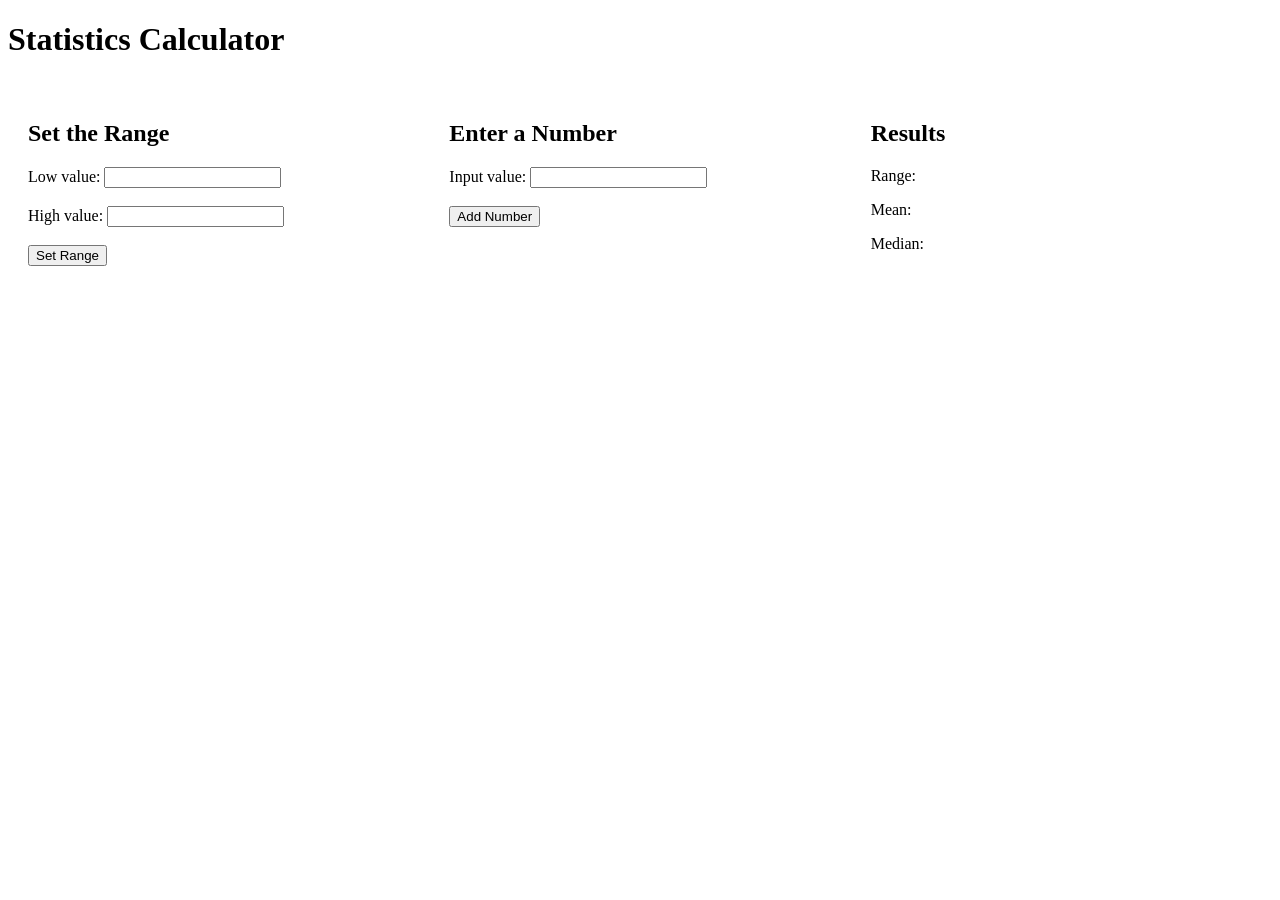
<file: Module 2/exercise 1/index.html>
<!DOCTYPE html>
<html lang="en">
<head>
    <meta charset="UTF-8">
    <meta name="viewport" content="width=device-width, initial-scale=1.0">
    <title>Module 2 exercise</title>

    <link rel="stylesheet" href="exercise.css">
    <script src="exercise.js"></script>
</head>
<body>

    <h1>Statistics Calculator</h1>

    <div class="myflexboxRow">

        <div class="myflexboxColumn">
            <h2>Set the Range</h2>

            <form name="rangeForm">

                Low value:
                <input type="number" name="lowValue" value="">
                <br /><br />

                High value:
                <input type="number" name="highValue" value="">
                <br /><br />

                <input type="button" value="Set Range"
                    onclick="setRange()">

            </form>
        </div>


        <div class="myflexboxColumn">
            <h2>Enter a Number</h2>

            <form name="myForm">

                Input value:
                <input type="number" name="newNumber" value="">
                
                <!-- Stores the numbers without displaying them -->
                <input type="hidden" name="allNumbers" value="">

                <br /><br />

                <input type="button" value="Add Number"
                    onclick="validateANDadd()">

            </form>
        </div>


        <div class="myflexboxColumn">
            <h2>Results</h2>

            <p>Range: <span id="range"></span></p>

            <p>Mean: <span id="mean"></span></p>

            <p>Median: <span id="median"></span></p>
        </div>

    </div>

</body>
</html>
</file>
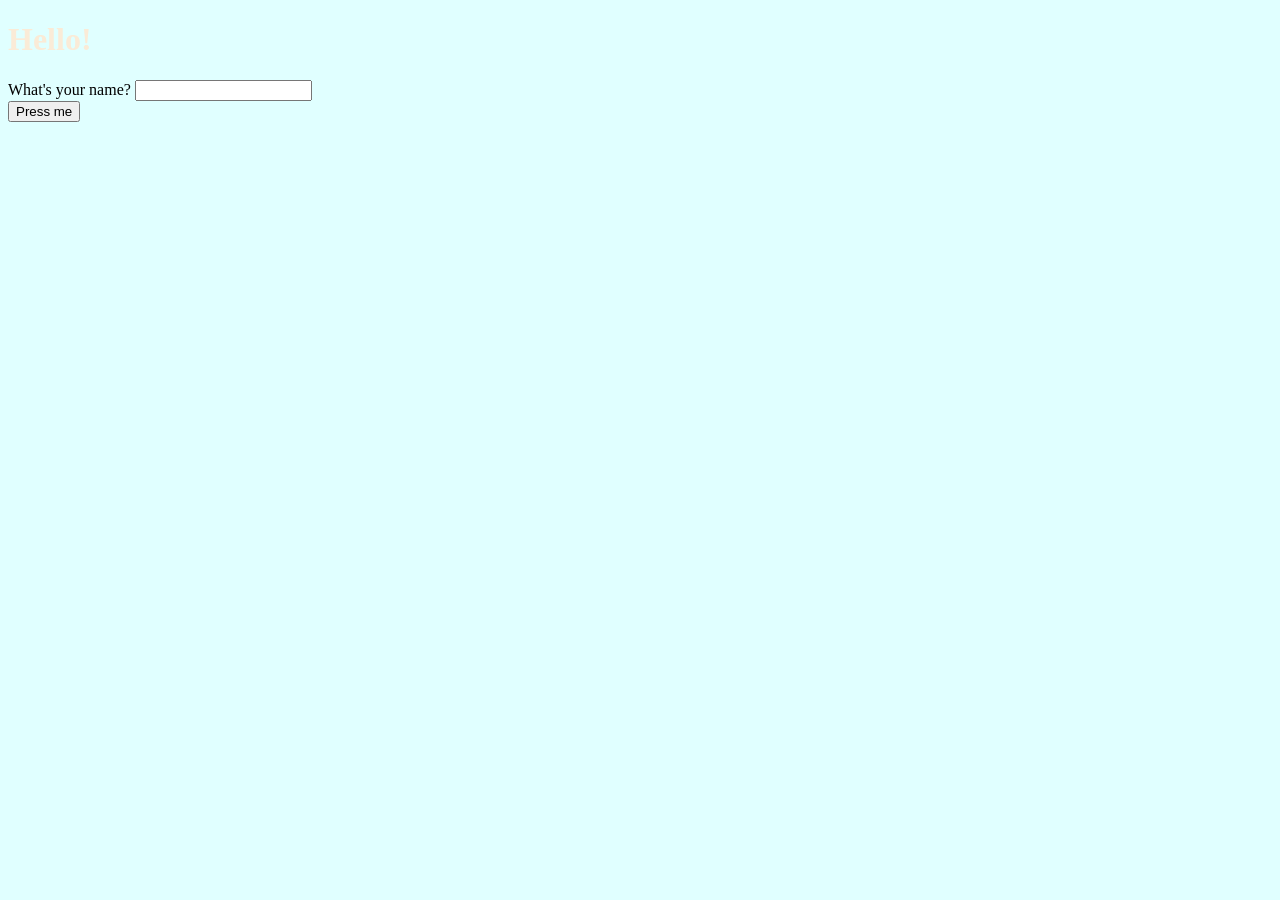
<file: hello.html>
<!DOCTYPE html>
<html lang="en">

<head>
    <meta charset="UTF-8">
    <meta name="viewport" content="width=device-width, initial-scale=1.0">
    <title>Document</title>

    <link rel="stylesheet" href="hello.css">

    <script>
        function myFunction() {
            var newname = document.getElementById("fname").value;
            document.getElementById("greeting").innerHTML = "Hello " + newname + " !";
        }
    </script>
</head>

<body>
    <h1>Hello!</h1>

    <form>
        <label for="fname">What's your name?</label>
        <input type="text" id="fname" name="fname"><br>
    </form>
    <button type="button" onclick="myFunction()">Press me</button>

    <br>
    <p id="greeting"> </p> 
    <br>
</body>
</html>
</file>
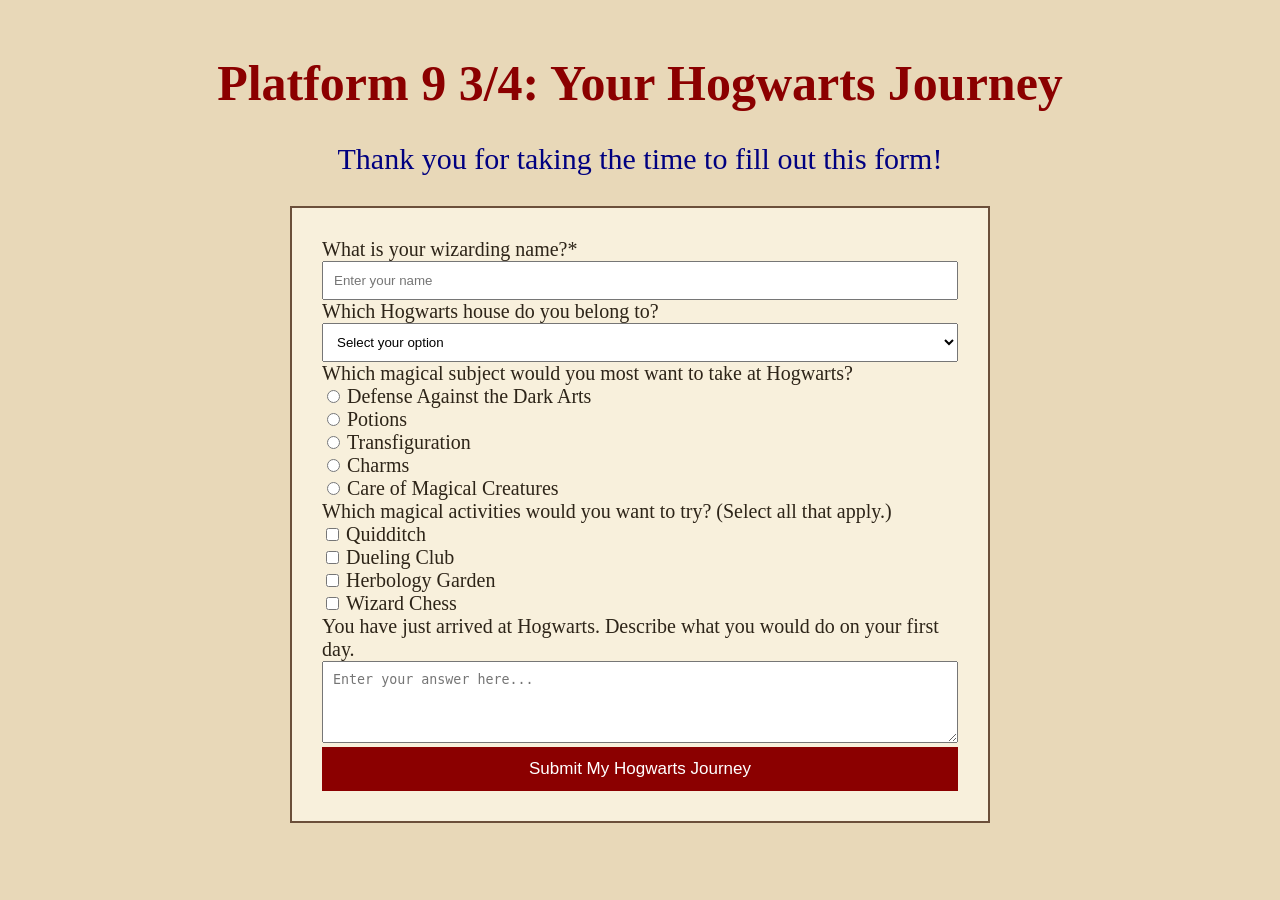
<file: Module 1/Module 1 assignment- survey form/survey_form.html>
<!DOCTYPE html>
<html lang="en">
<head>
    <meta charset="UTF-8">
    <meta name="viewport" content="width=device-width, initial-scale=1.0">
    <title>Document</title>
    <link rel="stylesheet" href="survey_form.css">
</head>

</body>
    <h1>Platform 9 3/4: Your Hogwarts Journey</h1>
    <p>Thank you for taking the time to fill out this form!</p>

    <form id="survey-form">
        <label for="wizarding-name" id="what-is-your-wizarding-name-label">What is your wizarding name?*</label><br>
        <input type="text" id="wizarding-name" name="wizarding-name" placeholder="Enter your name" required><br>


        <label for="dropdown">Which Hogwarts house do you belong to?</label><br>
        <select id="dropdown" name="role">
            <option value="" disabled selected>Select your option</option>
            <option value="gryffindor">Gryffindor</option>
            <option value="hufflepuff">Hufflepuff</option>
            <option value="ravenclaw">Ravenclaw</option>
            <option value="slytherin">Slytherin</option>
        </select><br>

        <label>Which magical subject would you most want to take at Hogwarts?</label><br>
        <div class="radio-group">
            <input type="radio" id="defense" name="subject" value="defense">
            <label for="defense">Defense Against the Dark Arts</label><br>

            <input type="radio" id="potions" name="subject" value="potions">
            <label for="potions">Potions</label><br>

            <input type="radio" id="transfiguration" name="subject" value="transfiguration">
            <label for="transfiguration">Transfiguration</label><br>

            <input type="radio" id="charms" name="subject" value="charms">
            <label for="charms">Charms</label><br>
                        
            <input type="radio" id="care-of-magical-creatures" name="subject" value="care-of-magical-creatures">
            <label for="care-of-magical-creatures">Care of Magical Creatures</label><br>
        </div>

        <label>Which magical activities would you want to try? (Select all that apply.)</label><br>
        <div class="checkbox-group">
            <input type="checkbox" id="quidditch" name="activity" value="quidditch">
            <label for="quidditch">Quidditch</label><br>

            <input type="checkbox" id="dueling-club" name="activity" value="dueling-club">
            <label for="dueling-club">Dueling Club</label><br>

            <input type="checkbox" id="herbology-garden" name="activity" value="herbology-garden">
            <label for="herbology-garden">Herbology Garden</label><br>

            <input type="checkbox" id="wizard-chess" name="activity" value="wizard-chess">
            <label for="wizard-chess">Wizard Chess</label><br>
        </div>

        <label for="answer">You have just arrived at Hogwarts. Describe what you would do on your first day.</label><br>
        <textarea id="answer" name="answer" rows="4" cols="50" placeholder="Enter your answer here..."></textarea><br>

        <button type="submit">Submit My Hogwarts Journey</button><br>
    </form>

    <script>
        document.getElementById('survey-form').addEventListener('submit', function(event) {
            event.preventDefault();
            const wizardingName = document.getElementById("wizarding-name");
            if (wizardingName.value.trim() === "") {
                alert("Please enter your wizarding name.");
                wizardingName.focus();
                return;
            }
            alert('Congratulations ' + wizardingName.value + '!' + ' Form submitted successfully.');

        });
    </script>
</body>
</html>
</file>
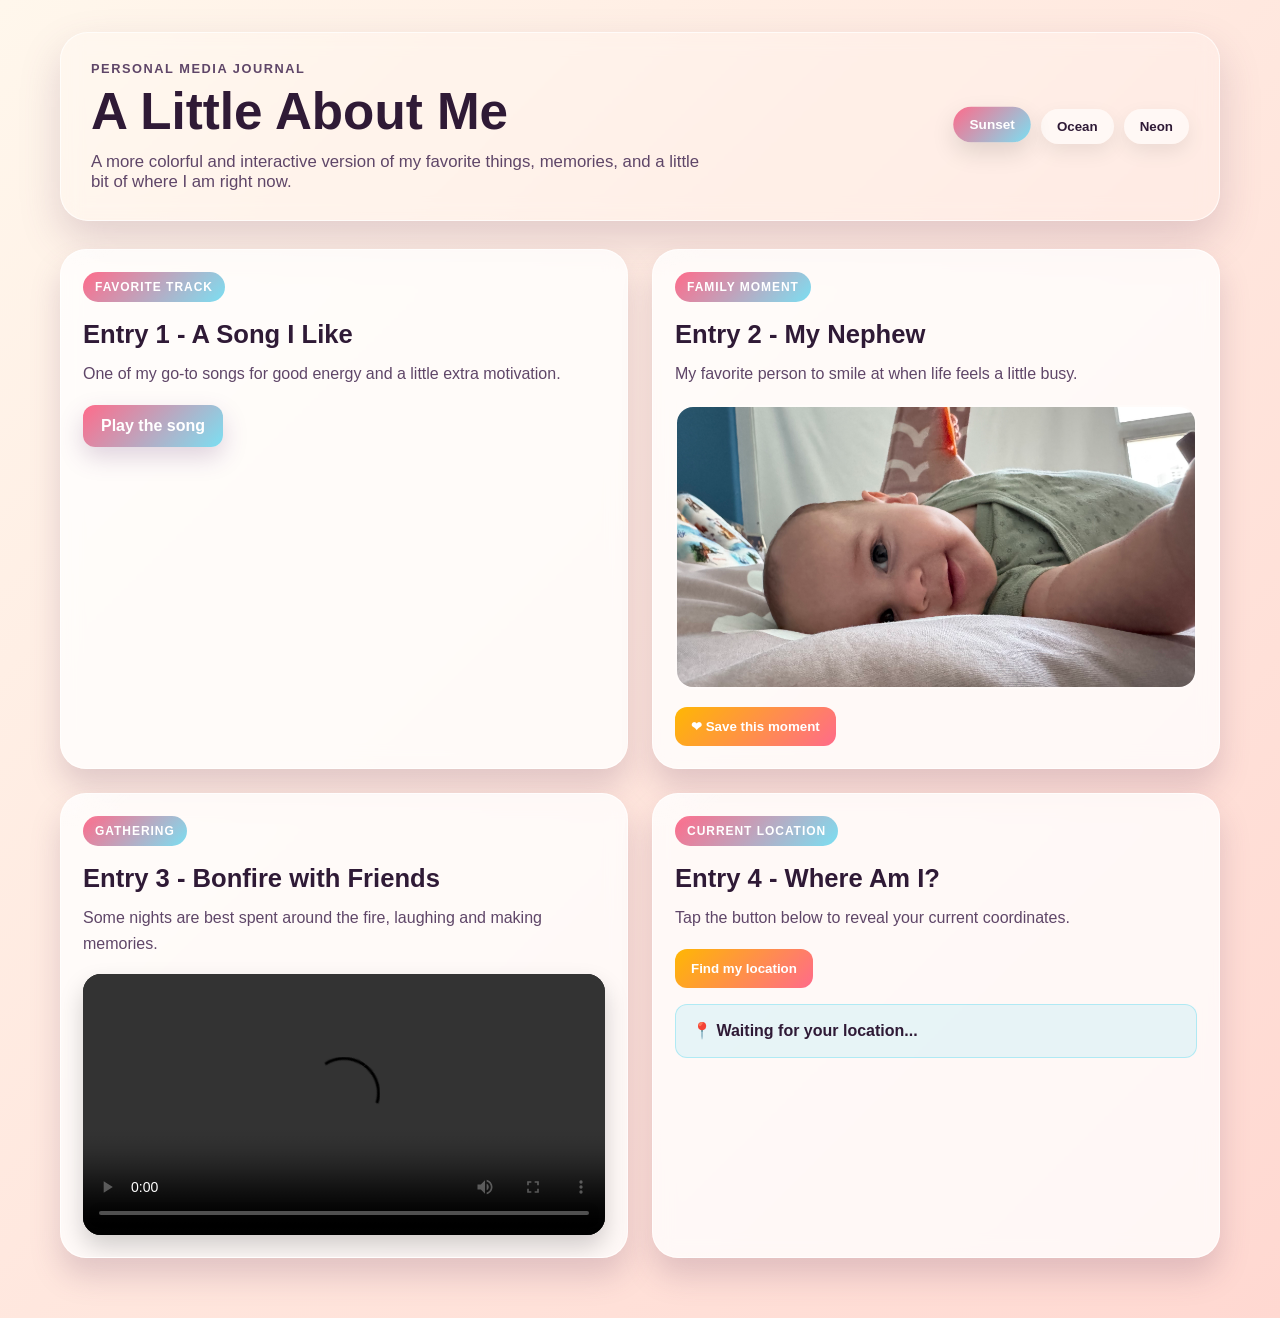
<file: Module 1/MultiMedia Exercise/exercise-v2.html>
<!DOCTYPE html>
<html lang="en">
  <head>
    <meta charset="UTF-8" />
    <meta name="viewport" content="width=device-width, initial-scale=1.0" />
    <title>My Media Story</title>
    <style>
      :root {
        --bg-1: #fff7ec;
        --bg-2: #ffd8d1;
        --card-bg: rgba(255, 255, 255, 0.78);
        --card-border: rgba(255, 255, 255, 0.7);
        --text: #2f1a36;
        --muted: #5f4668;
        --accent: #ff6b8a;
        --accent-2: #7bdff2;
        --accent-3: #ffb703;
        --shadow: rgba(117, 76, 110, 0.22);
      }

      :root[data-theme="sunset"] {
        --bg-1: #fff7ec;
        --bg-2: #ffd8d1;
        --accent: #ff6b8a;
        --accent-2: #7bdff2;
        --accent-3: #ffb703;
      }

      :root[data-theme="ocean"] {
        --bg-1: #eafaff;
        --bg-2: #bfdcff;
        --accent: #1d9bf0;
        --accent-2: #69d2e7;
        --accent-3: #7cf0d3;
      }

      :root[data-theme="neon"] {
        --bg-1: #140f2d;
        --bg-2: #2b1a66;
        --card-bg: rgba(22, 19, 48, 0.7);
        --card-border: rgba(145, 119, 255, 0.5);
        --text: #f4ecff;
        --muted: #d4c9ef;
        --accent: #ff4ecd;
        --accent-2: #00f5d4;
        --accent-3: #ffc857;
        --shadow: rgba(102, 71, 182, 0.55);
      }

      * {
        box-sizing: border-box;
      }

      html {
        scroll-behavior: smooth;
      }

      body {
        margin: 0;
        min-height: 100vh;
        font-family: Arial, Helvetica, sans-serif;
        background: linear-gradient(135deg, var(--bg-1), var(--bg-2));
        color: var(--text);
        transition: all 0.4s ease;
      }

      .page-shell {
        max-width: 1200px;
        margin: 0 auto;
        padding: 32px 20px 60px;
      }

      .hero {
        display: flex;
        align-items: center;
        justify-content: space-between;
        gap: 24px;
        padding: 28px 30px;
        border: 1px solid var(--card-border);
        border-radius: 28px;
        background: rgba(255, 255, 255, 0.2);
        backdrop-filter: blur(10px);
        box-shadow: 0 18px 40px var(--shadow);
        margin-bottom: 28px;
      }

      .eyebrow {
        margin: 0 0 8px;
        color: var(--muted);
        font-size: 0.8rem;
        font-weight: 700;
        letter-spacing: 0.12em;
        text-transform: uppercase;
      }

      h1 {
        margin: 0;
        font-size: clamp(2.2rem, 4vw, 4rem);
        line-height: 1.1;
      }

      .hero p:last-child {
        margin: 12px 0 0;
        max-width: 620px;
        color: var(--muted);
        font-size: 1.05rem;
      }

      .theme-picker {
        display: flex;
        flex-wrap: wrap;
        gap: 10px;
        justify-content: flex-end;
      }

      .theme-btn {
        border: none;
        border-radius: 999px;
        padding: 10px 16px;
        background: rgba(255, 255, 255, 0.6);
        color: var(--text);
        font-weight: 700;
        cursor: pointer;
        transition: transform 0.2s ease, box-shadow 0.2s ease;
        box-shadow: 0 8px 20px rgba(0, 0, 0, 0.08);
      }

      .theme-btn:hover,
      .theme-btn.active {
        transform: translateY(-2px) scale(1.02);
        box-shadow: 0 10px 24px rgba(0, 0, 0, 0.12);
        background: linear-gradient(135deg, var(--accent), var(--accent-2));
        color: white;
      }

      .gallery {
        display: grid;
        grid-template-columns: repeat(2, minmax(260px, 1fr));
        gap: 24px;
      }

      .media-card {
        position: relative;
        overflow: hidden;
        padding: 22px;
        border: 1px solid var(--card-border);
        border-radius: 26px;
        background: var(--card-bg);
        backdrop-filter: blur(10px);
        box-shadow: 0 18px 30px var(--shadow);
        transition: transform 0.25s ease, box-shadow 0.25s ease;
      }

      .media-card:hover {
        transform: translateY(-8px) scale(1.01);
        box-shadow: 0 22px 36px var(--shadow);
      }

      .media-card::before {
        content: "";
        position: absolute;
        inset: -30% auto auto -15%;
        width: 180px;
        height: 180px;
        background: radial-gradient(circle, rgba(255,255,255,0.6), transparent 65%);
        pointer-events: none;
      }

      .tag {
        display: inline-block;
        background: linear-gradient(135deg, var(--accent), var(--accent-2));
        color: white;
        font-size: 0.75rem;
        font-weight: 700;
        border-radius: 999px;
        padding: 8px 12px;
        letter-spacing: 0.08em;
        text-transform: uppercase;
      }

      .media-card h2 {
        margin: 18px 0 12px;
        font-size: clamp(1.4rem, 2vw, 2rem);
      }

      .media-card p {
        margin: 0 0 18px;
        line-height: 1.6;
        color: var(--muted);
      }

      .cta-link,
      .favorite-btn,
      #locationBtn {
        display: inline-flex;
        align-items: center;
        justify-content: center;
        border: none;
        border-radius: 12px;
        text-decoration: none;
        font-weight: 700;
        cursor: pointer;
        transition: all 0.2s ease;
      }

      .cta-link {
        padding: 12px 18px;
        background: linear-gradient(135deg, var(--accent), var(--accent-2));
        color: white;
        box-shadow: 0 10px 24px rgba(111, 65, 122, 0.22);
      }

      .cta-link:hover,
      .favorite-btn:hover,
      #locationBtn:hover {
        transform: translateY(-2px);
        filter: brightness(1.05);
      }

      .image-wrap {
        position: relative;
        overflow: hidden;
        border-radius: 18px;
        margin: 16px 0 18px;
        border: 2px solid rgba(255,255,255,0.25);
      }

      .image-wrap img {
        display: block;
        width: 100%;
        height: 280px;
        object-fit: cover;
        transition: transform 0.35s ease;
      }

      .image-wrap:hover img {
        transform: scale(1.05);
      }

      .favorite-btn,
      #locationBtn {
        padding: 12px 16px;
        background: linear-gradient(135deg, var(--accent-3), var(--accent));
        color: white;
      }

      video {
        display: block;
        width: 100%;
        border-radius: 18px;
        margin-top: 14px;
        background: #121212;
        box-shadow: 0 12px 24px rgba(0, 0, 0, 0.18);
      }

      .location-box {
        margin-top: 16px;
        min-height: 52px;
        padding: 14px 16px;
        border-radius: 12px;
        background: rgba(123, 223, 242, 0.18);
        border: 1px solid rgba(123, 223, 242, 0.5);
        font-weight: 700;
        line-height: 1.5;
      }

      @media (max-width: 840px) {
        .hero {
          flex-direction: column;
          align-items: flex-start;
        }

        .theme-picker {
          justify-content: flex-start;
        }

        .gallery {
          grid-template-columns: 1fr;
        }
      }
    </style>
  </head>
  <body>
    <div class="page-shell">
      <header class="hero">
        <div>
          <p class="eyebrow">Personal media journal</p>
          <h1>A Little About Me</h1>
          <p>
            A more colorful and interactive version of my favorite things, memories,
            and a little bit of where I am right now.
          </p>
        </div>

        <div class="theme-picker" aria-label="Theme selector">
          <button class="theme-btn active" data-theme="sunset" type="button">Sunset</button>
          <button class="theme-btn" data-theme="ocean" type="button">Ocean</button>
          <button class="theme-btn" data-theme="neon" type="button">Neon</button>
        </div>
      </header>

      <main class="gallery">
        <article class="media-card">
          <span class="tag">Favorite track</span>
          <h2>Entry 1 - A Song I Like</h2>
          <p>One of my go-to songs for good energy and a little extra motivation.</p>
          <a
            class="cta-link"
            href="https://www.youtube.com/watch?v=ajUMhpotf8k&list=RDajUMhpotf8k&start_radio=1"
            target="_blank"
            rel="noreferrer"
          >
            Play the song
          </a>
        </article>

        <article class="media-card">
          <span class="tag">Family moment</span>
          <h2>Entry 2 - My Nephew</h2>
          <p>My favorite person to smile at when life feels a little busy.</p>
          <div class="image-wrap">
            <img src="MyMedia/mateo.jpeg" alt="A photo of my nephew" title="My nephew" />
          </div>
          <button class="favorite-btn" type="button">❤ Save this moment</button>
        </article>

        <article class="media-card">
          <span class="tag">Gathering</span>
          <h2>Entry 3 - Bonfire with Friends</h2>
          <p>Some nights are best spent around the fire, laughing and making memories.</p>
          <video controls preload="metadata">
            <source src="MyMedia/bonfire.MP4" type="video/mp4" />
            Your browser does not support the video tag.
          </video>
        </article>

        <article class="media-card">
          <span class="tag">Current location</span>
          <h2>Entry 4 - Where Am I?</h2>
          <p>Tap the button below to reveal your current coordinates.</p>
          <button id="locationBtn" type="button">Find my location</button>
          <div id="locationOutput" class="location-box">📍 Waiting for your location...</div>
        </article>
      </main>
    </div>

    <script>
      const themeButtons = document.querySelectorAll('.theme-btn');
      const root = document.documentElement;

      themeButtons.forEach((button) => {
        button.addEventListener('click', () => {
          const selectedTheme = button.dataset.theme;
          root.setAttribute('data-theme', selectedTheme);

          themeButtons.forEach((btn) => btn.classList.toggle('active', btn === button));
        });
      });

      const favoriteButton = document.querySelector('.favorite-btn');
      favoriteButton.addEventListener('click', () => {
        favoriteButton.textContent = '❤ Saved!';
        favoriteButton.style.background = 'linear-gradient(135deg, #22c55e, #16a34a)';
      });

      const locationButton = document.getElementById('locationBtn');
      const locationOutput = document.getElementById('locationOutput');

      function getLocation() {
        if (navigator.geolocation) {
          locationButton.textContent = 'Locating...';
          navigator.geolocation.getCurrentPosition(
            (position) => {
              const lat = position.coords.latitude.toFixed(5);
              const long = position.coords.longitude.toFixed(5);
              locationOutput.innerHTML = `Latitude: ${lat}<br>Longitude: ${long}`;
              locationButton.textContent = 'Location found';
            },
            () => {
              locationOutput.textContent = 'Location access was denied. Please allow it and try again.';
              locationButton.textContent = 'Try again';
            }
          );
        } else {
          locationOutput.textContent = 'Geolocation is not supported by this browser.';
          locationButton.textContent = 'Not supported';
        }
      }

      locationButton.addEventListener('click', getLocation);
    </script>
  </body>
</html>
</file>
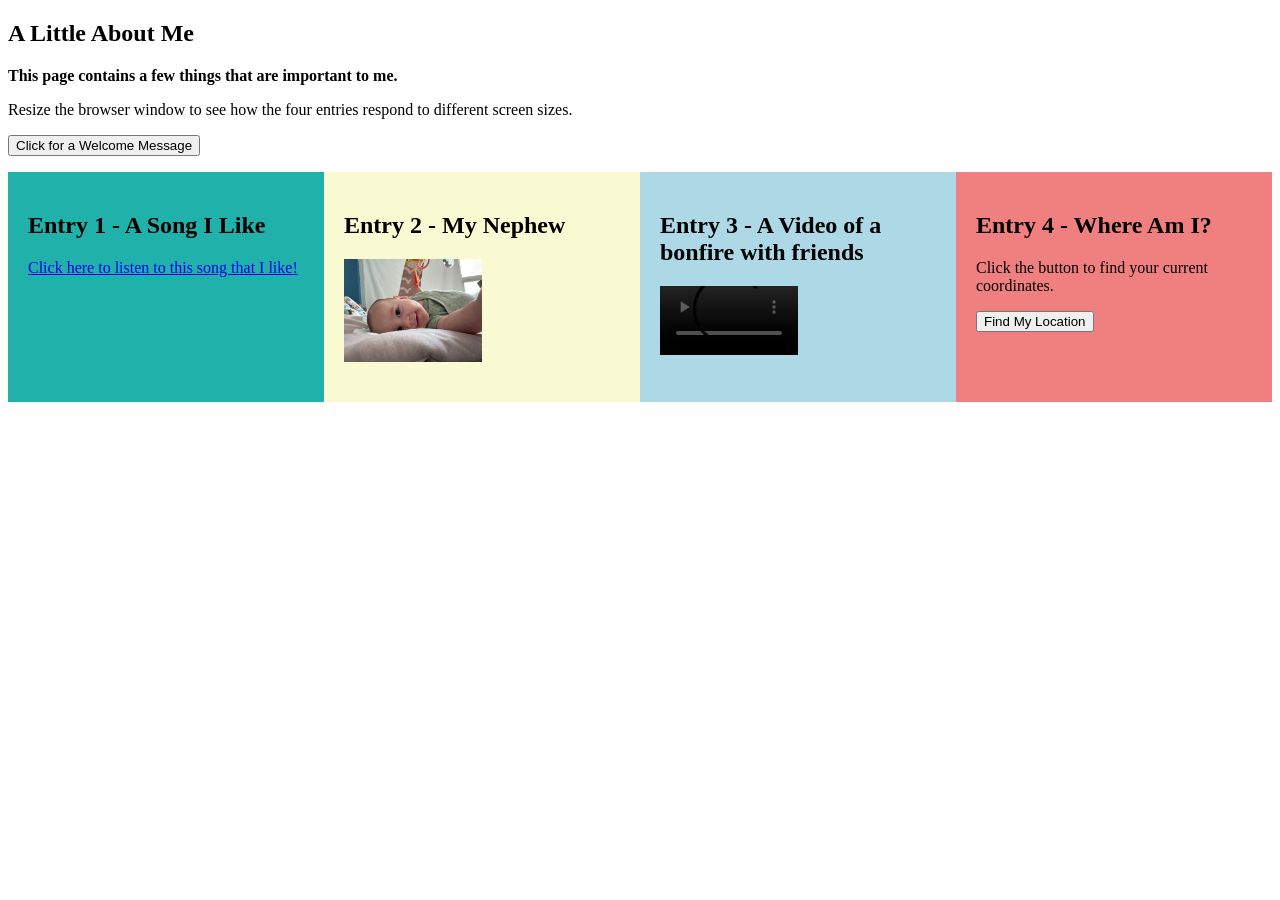
<file: Module 1/MultiMedia Exercise/exercise.html>
<!DOCTYPE html>
<html>
<head>
  <meta name="viewport" content="width=device-width, initial-scale=1">
  <link rel="stylesheet" href="exercise.css">
</head>

<body>

  <h2>A Little About Me</h2>

  <p><strong>This page contains a few things that are important to me.</strong></p>
  <p>Resize the browser window to see how the four entries respond to different screen sizes.</p>
  <button onclick="showMessage()">Click for a Welcome Message</button>

<p id="welcomeMessage"></p>

<script>
  function showMessage() {
    document.getElementById("welcomeMessage").innerHTML =
      "Welcome to my personal webpage! I hope you enjoy learning a little about me.";
  }
</script>


  <div class="myflexboxRow">

    <!-- Entry 1 -->
    <div class="myflexboxColumn" style="background-color:lightseagreen;">
      <h2>Entry 1 - A Song I Like</h2>
      
      <p>
        <a href="https://www.youtube.com/watch?v=ajUMhpotf8k&list=RDajUMhpotf8k&start_radio=1" target="_blank">
          Click here to listen to this song that I like!
        </a>
      </p>
    </div>


    <!-- Entry 2 -->
    <div class="myflexboxColumn" style="background-color:lightgoldenrodyellow;">
      <h2>Entry 2 - My Nephew</h2>

      <p>
        <img src="MyMedia/mateo.jpeg"
             alt="A photo of my nephew"
             title="My nephew"
             style="width:50%;">
      </p>
    </div>


    <!-- Entry 3 -->
    <div class="myflexboxColumn" style="background-color:lightblue;">
      <h2>Entry 3 - A Video of a bonfire with friends</h2>

      <p>
        <video width="50%" controls>
          <source src="MyMedia/bonfire.MP4" type="video/mp4">
          Your browser does not support the video tag.
        </video>
      </p>
    </div>


    <!-- Entry 4 -->
    <div class="myflexboxColumn" style="background-color:lightcoral;">
      <h2>Entry 4 - Where Am I?</h2>

      <p>Click the button to find your current coordinates.</p>

      <button onclick="getLocation()">Find My Location</button>

      <p id="demo"></p>

      <script>
        var x = document.getElementById("demo");

        function getLocation() {
          if (navigator.geolocation) {
            navigator.geolocation.getCurrentPosition(showPosition);
          } else {
            x.innerHTML = "Geolocation is not supported by this browser.";
          }
        }

        function showPosition(position) {
          x.innerHTML = "Latitude: " + position.coords.latitude +
          "<br>Longitude: " + position.coords.longitude;
        }
      </script>

    </div>

  </div>

</body>
</html>
</file>
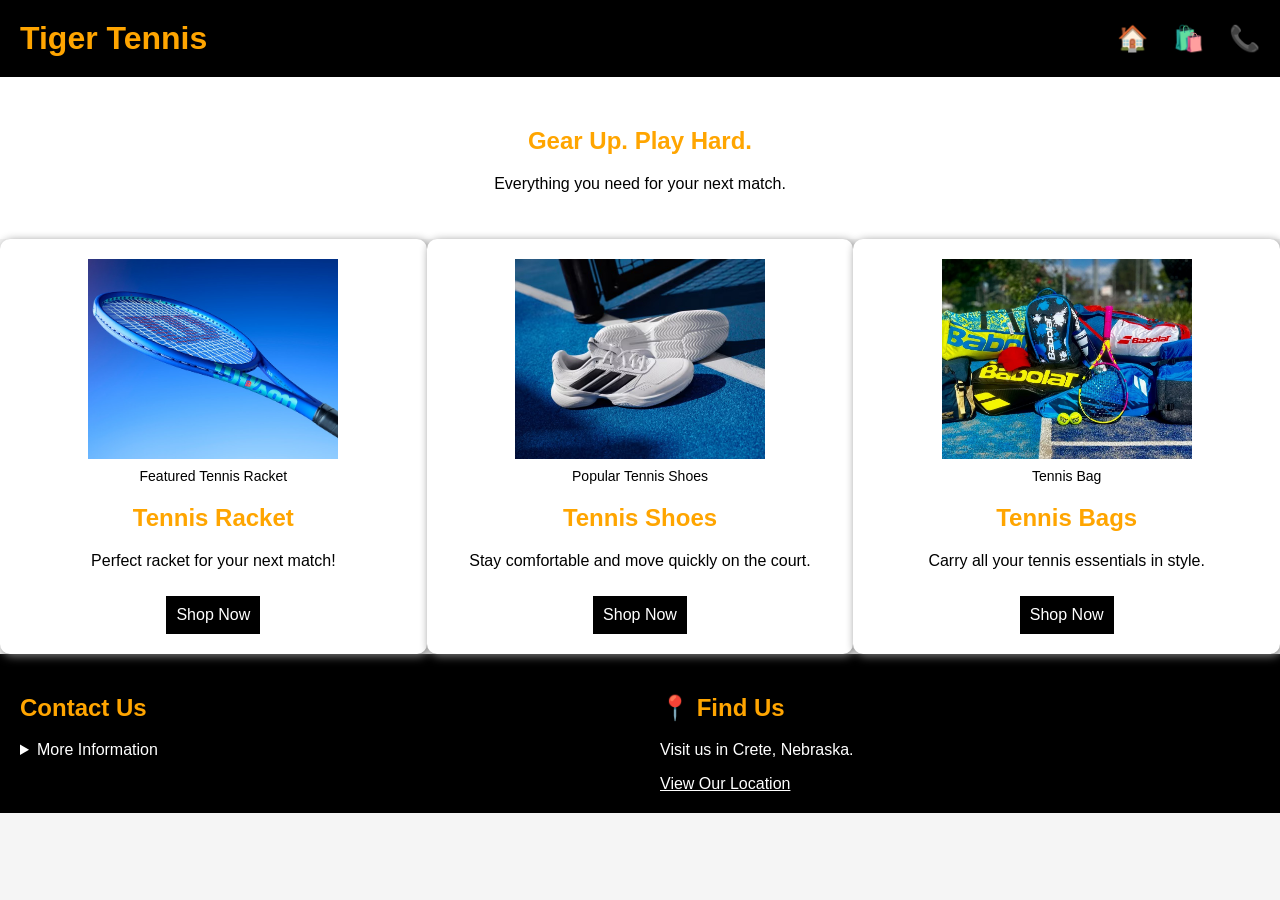
<file: Module 1/product_landing_page/page.html>
<!DOCTYPE html>
<html lang="en">

<head>
    <meta charset="UTF-8">
    <meta name="viewport" content="width=device-width, initial-scale=1.0">
    <title>Tiger Tennis</title>
    <link rel="stylesheet" href="style.css">
</head>

<body>

    <header>

        <div class="logo">
            <h1>Tiger Tennis</h1>
        </div>

        <nav>
            <a href="#home" title="Home">🏠</a>
            <a href="#products" title="Products">🛍️</a>
            <a href="#contact" title="Contact">📞</a>
        </nav>

    </header>

    <main>

        <section class="tagline" id="home">
            <h2>Gear Up. Play Hard.</h2>
            <p>Everything you need for your next match.</p>
        </section>

        <section class="products" id="products">

            <div class="product">

                <figure>
                    <img src="media/tennis-raquet.jpg" alt="Tennis racket">
                    <figcaption>Featured Tennis Racket</figcaption>
                </figure>

                <h2>Tennis Racket</h2>

                <p>Perfect racket for your next match!</p>

                <a href="#contact">Shop Now</a>

            </div>

            <div class="product">

                <figure>
                    <img src="media/tennis_shoes.jpeg" alt="Tennis shoes">
                    <figcaption>Popular Tennis Shoes</figcaption>
                </figure>

                <h2>Tennis Shoes</h2>

                <p>Stay comfortable and move quickly on the court.</p>

                <a href="#contact">Shop Now</a>

            </div>

            <div class="product">

                <figure>
                    <img src="media/tennis_bags.png" alt="Tennis bag">
                    <figcaption>Tennis Bag</figcaption>
                </figure>

                <h2>Tennis Bags</h2>

                <p>Carry all your tennis essentials in style.</p>

                <a href="#contact">Shop Now</a>

            </div>

        </section>

    </main>

    <footer id="contact">

        <div class="contact">

            <h2>Contact Us</h2>

            <details>

                <summary>More Information</summary>

                <p>Tiger Tennis</p>
                <p>Crete, Nebraska</p>
                <p>Email: info@example.com</p>
                <p>Phone: (402) 555-1234</p>

            </details>

        </div>

        <div class="map">

            <h2>📍 Find Us</h2>

            <p>Visit us in Crete, Nebraska.</p>

            <a href="https://www.google.com/maps/search/Crete,+Nebraska" target="_blank">
                View Our Location
            </a>

        </div>

    </footer>

</body>

</html>
</file>
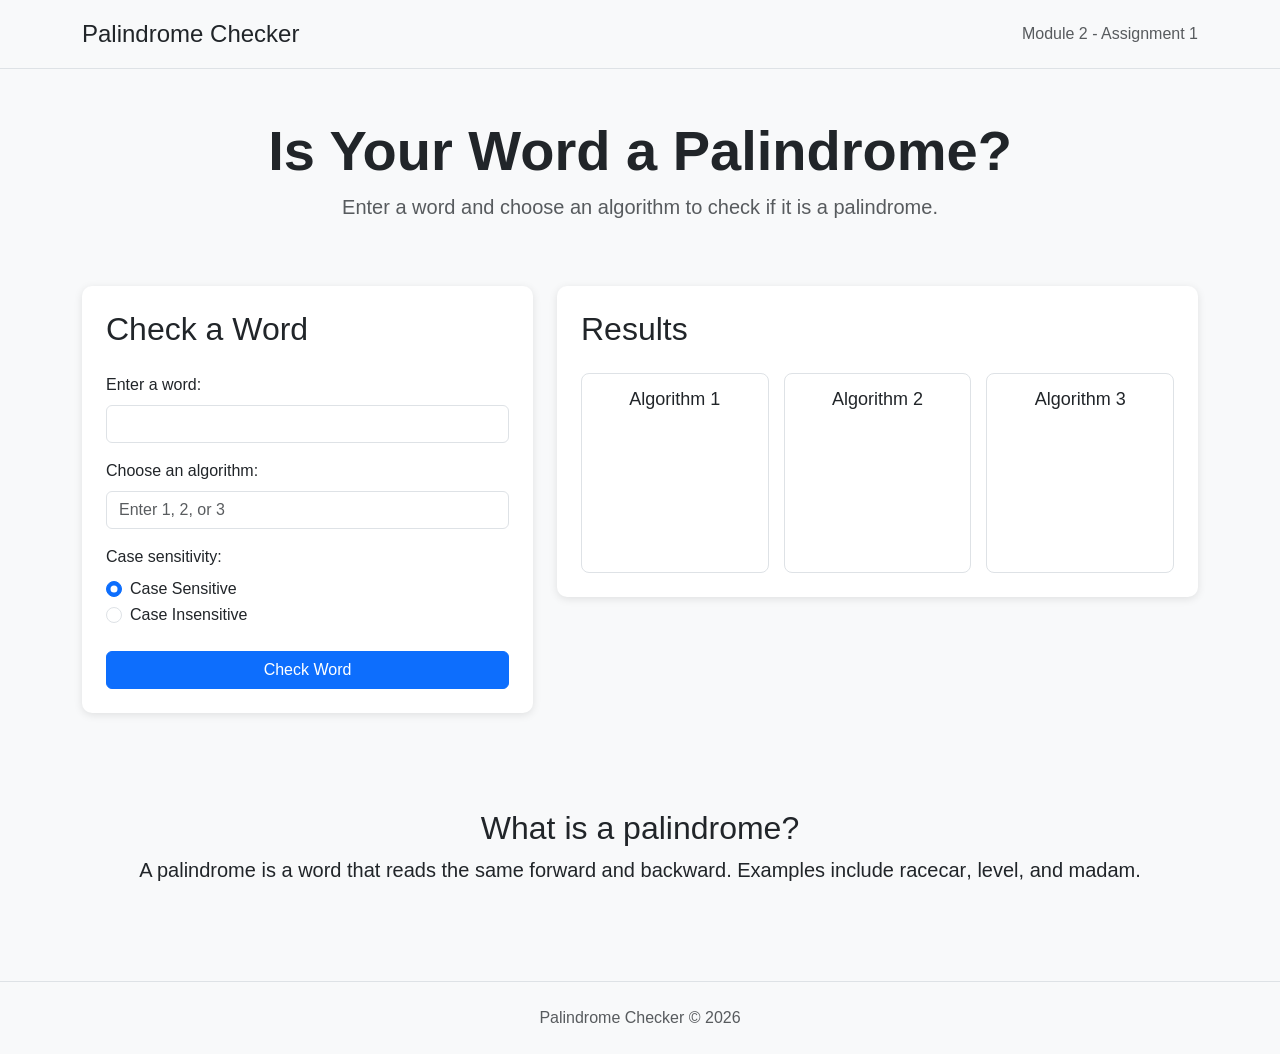
<file: Module 2/Assignment 1/index_palindrome.html>
<!DOCTYPE html>
<html lang="en">

<head>

    <meta charset="UTF-8">

    <meta name="viewport" content="width=device-width, initial-scale=1.0">

    <title>Palindrome Checker</title>


    <link
        href="https://cdn.jsdelivr.net/npm/bootstrap@5.0.2/dist/css/bootstrap.min.css"
        rel="stylesheet">


    <link rel="stylesheet" href="style_palindrome.css">

</head>


<body>

   
    <header class="border-bottom">

        <div class="container py-3">

            <div class="d-flex justify-content-between align-items-center">

                <a
                    href="#"
                    class="text-dark text-decoration-none">

                    <span class="fs-4">
                        Palindrome Checker
                    </span>

                </a>

                <span class="text-muted">
                    Module 2 - Assignment 1
                </span>

            </div>

        </div>

    </header>




    <main>


        
        <section class="container text-center py-5">

            <h1 class="display-4 fw-bold">
                Is Your Word a Palindrome?
            </h1>

            <p class="lead text-muted">
                Enter a word and choose an algorithm to check
                if it is a palindrome.
            </p>

        </section>



      
        <section class="container pb-5">

            <div class="row g-4">


           
                <div class="col-md-5">

                    <div class="checker-box p-4">

                        <h2 class="mb-4">
                            Check a Word
                        </h2>


                        <form id="palindromeForm">


                         
                            <div class="mb-3">

                                <label
                                    for="word"
                                    class="form-label">

                                    Enter a word:

                                </label>

                                <input
                                    type="text"
                                    id="word"
                                    class="form-control">

                            </div>



                            
                            <div class="mb-3">

                                <label
                                    for="algorithm"
                                    class="form-label">

                                    Choose an algorithm:

                                </label>

                                <input
                                    type="number"
                                    id="algorithm"
                                    class="form-control"
                                    min="1"
                                    max="3"
                                    placeholder="Enter 1, 2, or 3">

                            </div>



                         
                            <div class="mb-4">

                                <p class="mb-2">
                                    Case sensitivity:
                                </p>


                                <div class="form-check">

                                    <input
                                        type="radio"
                                        id="caseSensitive"
                                        name="caseOption"
                                        value="sensitive"
                                        class="form-check-input"
                                        checked>

                                    <label
                                        for="caseSensitive"
                                        class="form-check-label">

                                        Case Sensitive

                                    </label>

                                </div>


                                <div class="form-check">

                                    <input
                                        type="radio"
                                        id="caseInsensitive"
                                        name="caseOption"
                                        value="insensitive"
                                        class="form-check-input">

                                    <label
                                        for="caseInsensitive"
                                        class="form-check-label">

                                        Case Insensitive

                                    </label>

                                </div>

                            </div>



                         
                            <button
                                type="submit"
                                class="btn btn-primary w-100">

                                Check Word

                            </button>


                        </form>

                    </div>

                </div>



        
                <div class="col-md-7">

                    <div class="results-box p-4">

                        <h2 class="mb-4">
                            Results
                        </h2>


                        <div class="results-flex">


                       
                            <div class="result-list">

                                <h3>
                                    Algorithm 1
                                </h3>
                                <ul id="algorithm1Results"></ul>

                            </div>



                 
                            <div class="result-list">

                                <h3>
                                    Algorithm 2
                                </h3>
                                <ul id="algorithm2Results"></ul>

                            </div>

           
                            <div class="result-list">

                                <h3>
                                    Algorithm 3
                                </h3>

                                <ul id="algorithm3Results"></ul>

                            </div>

                        </div>

                    </div>

                </div>

            </div>

        </section>


 
        <section class="container pb-5">

            <div class="info-box p-5 text-center">

                <h2>
                    What is a palindrome?
                </h2>

                <p class="lead mb-0">

                    A palindrome is a word that reads the same
                    forward and backward.

                    Examples include
                    <strong>racecar</strong>,
                    <strong>level</strong>, and
                    <strong>madam</strong>.

                </p>

            </div>

        </section>


    </main>




    <footer class="border-top py-4">

        <div class="container text-center">

            <p class="text-muted mb-0">

                Palindrome Checker &copy; 2026

            </p>

        </div>

    </footer>



    <!-- JavaScript -->
    <script src="script_palindrome.js"></script>

</body>
</file>
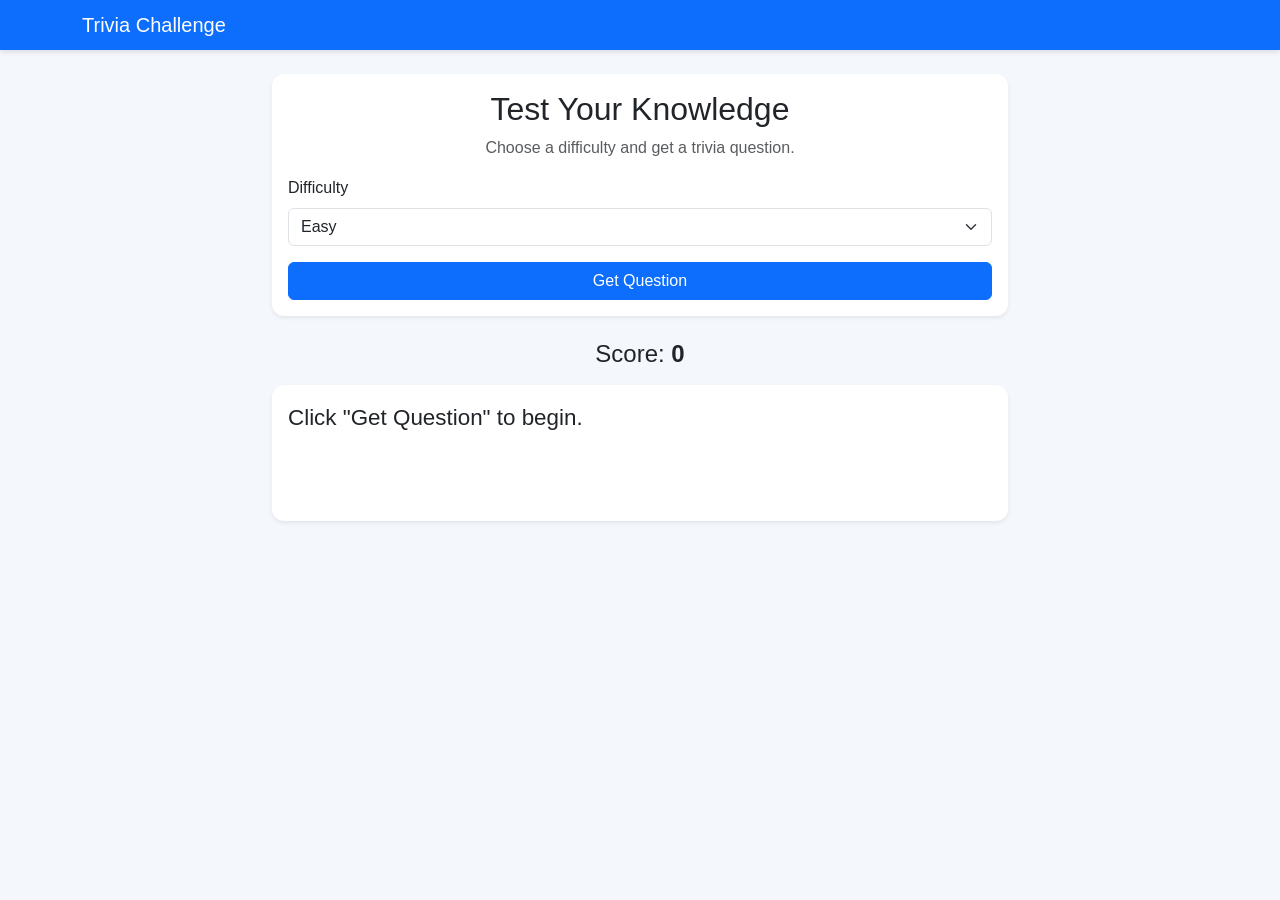
<file: Module 2/Assignment 2 pt2/index_trivia.html>
<!DOCTYPE html>
<html lang="en">

<head>
    <meta charset="UTF-8">
    <meta name="viewport" content="width=device-width, initial-scale=1.0">

    <title>Trivia Challenge</title>

    <link href="https://cdn.jsdelivr.net/npm/bootstrap@5.3.8/dist/css/bootstrap.min.css" rel="stylesheet">

    <link rel="stylesheet" href="style_trivia.css">
</head>

<body>

    <nav class="navbar navbar-dark bg-primary">
        <div class="container">
            <span class="navbar-brand mb-0 h1">
                Trivia Challenge
            </span>
        </div>
    </nav>

    <main class="container mt-4">

        <div class="row justify-content-center">
            <div class="col-md-8">

                <div class="card shadow-sm">
                    <div class="card-body">

                        <h2 class="card-title text-center">
                            Test Your Knowledge
                        </h2>

                        <p class="text-center text-muted">
                            Choose a difficulty and get a trivia question.
                        </p>


                        <label for="difficulty" class="form-label">
                            Difficulty
                        </label>

                        <select id="difficulty" class="form-select mb-3">

                            <option value="easy">
                                Easy
                            </option>

                            <option value="medium">
                                Medium
                            </option>

                            <option value="hard">
                                Hard
                            </option>

                        </select>

                        <button
                            id="getQuestionButton"
                            class="btn btn-primary w-100">

                            Get Question

                        </button>

                    </div>
                </div>

            </div>
        </div>



        <div class="text-center mt-4">

            <h4>
                Score: <span id="score">0</span>
            </h4>

        </div>


        <div id="questionSection" class="row justify-content-center mt-3">

            <div class="col-md-8">

                <div class="card shadow-sm">

                    <div class="card-body">

                        <h3 id="question">
                            Click "Get Question" to begin.
                        </h3>


                        <div id="answers" class="mt-4">


                        </div>


                        <p
                            id="result"
                            class="text-center fw-bold mt-4">
                        </p>


                        <button
                            id="nextQuestionButton"
                            class="btn btn-secondary w-100 mt-2"
                            style="display: none;">

                            Next Question

                        </button>

                    </div>

                </div>

            </div>

        </div>


        <p
            id="errorMessage"
            class="text-danger text-center mt-3">
        </p>

    </main>

    <script src="script_trivia.js"></script>

</body>

</html>
</file>
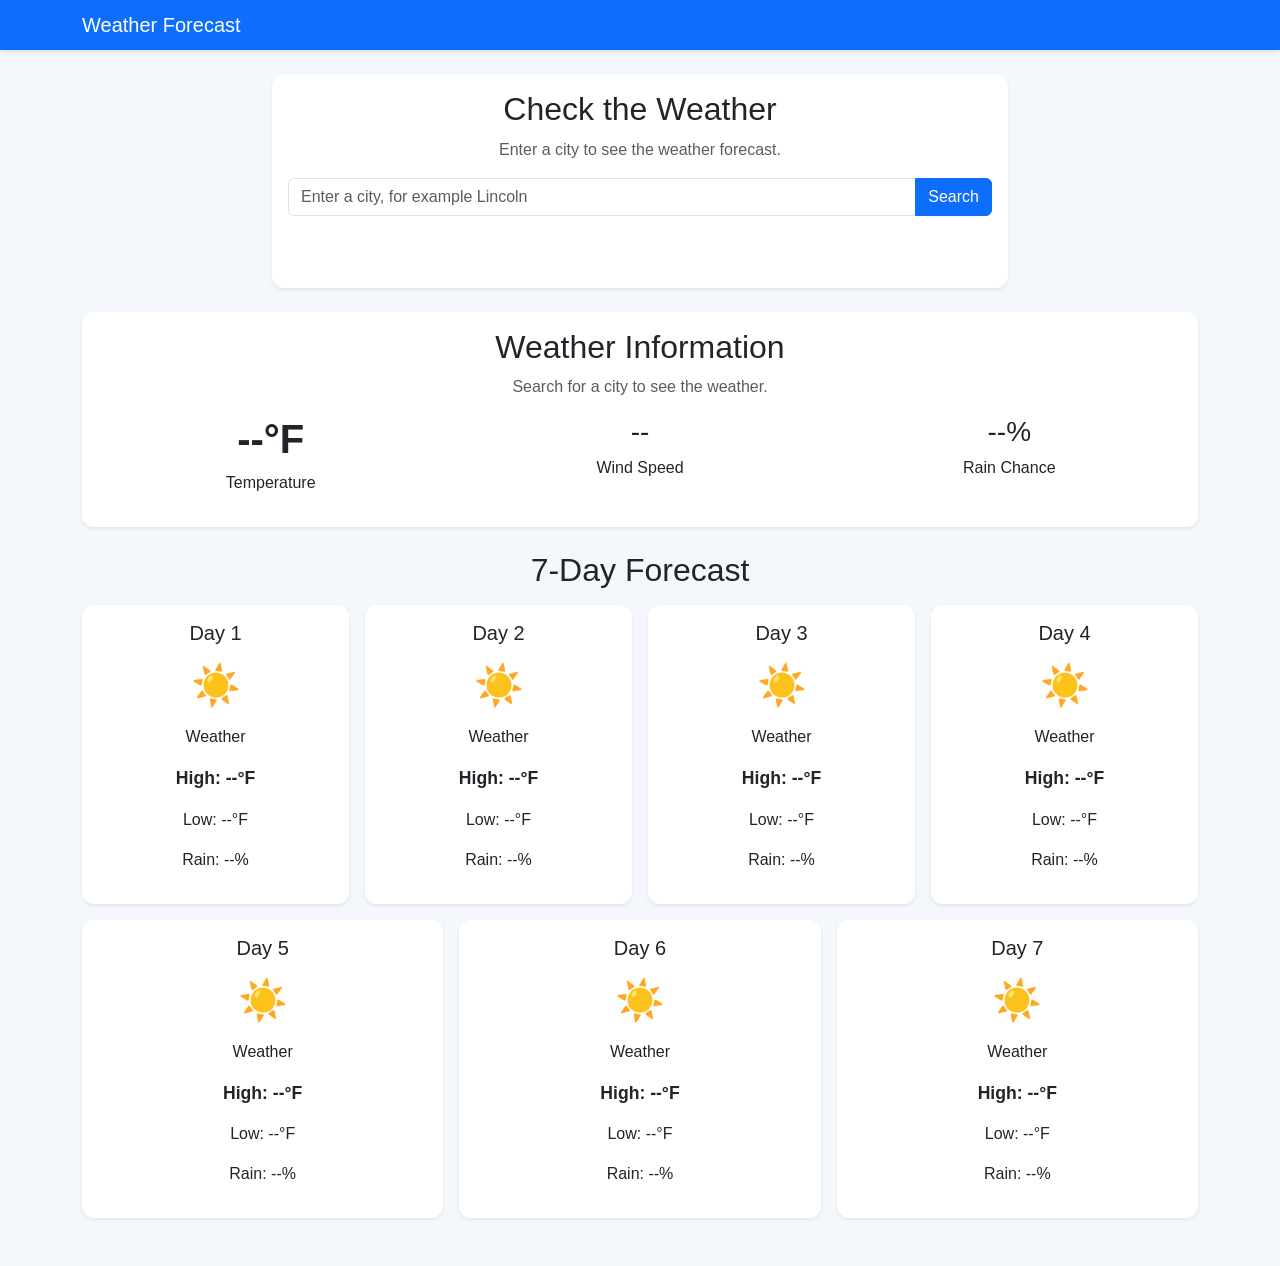
<file: Module 2/Assignment 2/index_weather.html>
<!DOCTYPE html>
<html lang="en">

<head>
    <meta charset="UTF-8">
    <meta name="viewport" content="width=device-width, initial-scale=1.0">

    <title>Weather Forecast</title>

    <link href="https://cdn.jsdelivr.net/npm/bootstrap@5.3.8/dist/css/bootstrap.min.css" rel="stylesheet">


    <link rel="stylesheet" href="style_weather.css">
</head>

<body>

    <!-- Navigation Bar -->
    <nav class="navbar navbar-dark bg-primary">
        <div class="container">
            <span class="navbar-brand mb-0 h1">
                Weather Forecast
            </span>
        </div>
    </nav>


    <!-- Main Content -->
    <main class="container mt-4">

        <!-- Search Section -->
        <div class="row justify-content-center">

            <div class="col-md-8">

                <div class="card shadow-sm">

                    <div class="card-body">

                        <h2 class="card-title text-center">
                            Check the Weather
                        </h2>

                        <p class="text-center text-muted">
                            Enter a city to see the weather forecast.
                        </p>


                        <!-- City Search -->
                        <div class="input-group mb-3">

                            <input
                                type="text"
                                id="cityInput"
                                class="form-control"
                                placeholder="Enter a city, for example Lincoln">

                            <button
                                id="searchButton"
                                class="btn btn-primary">

                                Search

                            </button>

                        </div>


                        <!-- Error Message -->
                        <p
                            id="errorMessage"
                            class="text-danger text-center">
                        </p>

                    </div>

                </div>

            </div>

        </div>


        <!-- Current Weather -->
        <div id="currentWeather" class="mt-4">

            <div class="card shadow-sm">

                <div class="card-body text-center">

                    <h2 id="cityName">
                        Weather Information
                    </h2>

                    <p id="currentCondition" class="text-muted">
                        Search for a city to see the weather.
                    </p>


                    <div class="row mt-3">

                        <!-- Temperature -->
                        <div class="col-md-4">

                            <h3 id="currentTemperature">
                                --°F
                            </h3>

                            <p>
                                Temperature
                            </p>

                        </div>


                        <!-- Wind -->
                        <div class="col-md-4">

                            <h3 id="windSpeed">
                                --
                            </h3>

                            <p>
                                Wind Speed
                            </p>

                        </div>


                        <!-- Rain -->
                        <div class="col-md-4">

                            <h3 id="rainChance">
                                --%
                            </h3>

                            <p>
                                Rain Chance
                            </p>

                        </div>

                    </div>

                </div>

            </div>

        </div>


        <!-- 7-Day Forecast -->
        <section class="mt-4 mb-5">

            <h2 class="text-center mb-3">
                7-Day Forecast
            </h2>


            <div id="forecastContainer" class="row g-3">


                <!-- Day 1 -->
                <div class="col-md-6 col-lg-3">

                    <div class="card forecast-card shadow-sm">

                        <div class="card-body text-center">

                            <h5 id="day1">
                                Day 1
                            </h5>

                            <div id="icon1" class="weather-icon">
                                ☀️
                            </div>

                            <p id="condition1">
                                Weather
                            </p>

                            <p id="high1" class="forecast-temperature">
                                High: --°F
                            </p>

                            <p id="low1">
                                Low: --°F
                            </p>

                            <p id="rain1">
                                Rain: --%
                            </p>

                        </div>

                    </div>

                </div>


                <!-- Day 2 -->
                <div class="col-md-6 col-lg-3">

                    <div class="card forecast-card shadow-sm">

                        <div class="card-body text-center">

                            <h5 id="day2">
                                Day 2
                            </h5>

                            <div id="icon2" class="weather-icon">
                                ☀️
                            </div>

                            <p id="condition2">
                                Weather
                            </p>

                            <p id="high2" class="forecast-temperature">
                                High: --°F
                            </p>

                            <p id="low2">
                                Low: --°F
                            </p>

                            <p id="rain2">
                                Rain: --%
                            </p>

                        </div>

                    </div>

                </div>


                <!-- Day 3 -->
                <div class="col-md-6 col-lg-3">

                    <div class="card forecast-card shadow-sm">

                        <div class="card-body text-center">

                            <h5 id="day3">
                                Day 3
                            </h5>

                            <div id="icon3" class="weather-icon">
                                ☀️
                            </div>

                            <p id="condition3">
                                Weather
                            </p>

                            <p id="high3" class="forecast-temperature">
                                High: --°F
                            </p>

                            <p id="low3">
                                Low: --°F
                            </p>

                            <p id="rain3">
                                Rain: --%
                            </p>

                        </div>

                    </div>

                </div>


                <!-- Day 4 -->
                <div class="col-md-6 col-lg-3">

                    <div class="card forecast-card shadow-sm">

                        <div class="card-body text-center">

                            <h5 id="day4">
                                Day 4
                            </h5>

                            <div id="icon4" class="weather-icon">
                                ☀️
                            </div>

                            <p id="condition4">
                                Weather
                            </p>

                            <p id="high4" class="forecast-temperature">
                                High: --°F
                            </p>

                            <p id="low4">
                                Low: --°F
                            </p>

                            <p id="rain4">
                                Rain: --%
                            </p>

                        </div>

                    </div>

                </div>


                <!-- Day 5 -->
                <div class="col-md-6 col-lg-4">

                    <div class="card forecast-card shadow-sm">

                        <div class="card-body text-center">

                            <h5 id="day5">
                                Day 5
                            </h5>

                            <div id="icon5" class="weather-icon">
                                ☀️
                            </div>

                            <p id="condition5">
                                Weather
                            </p>

                            <p id="high5" class="forecast-temperature">
                                High: --°F
                            </p>

                            <p id="low5">
                                Low: --°F
                            </p>

                            <p id="rain5">
                                Rain: --%
                            </p>

                        </div>

                    </div>

                </div>


                <!-- Day 6 -->
                <div class="col-md-6 col-lg-4">

                    <div class="card forecast-card shadow-sm">

                        <div class="card-body text-center">

                            <h5 id="day6">
                                Day 6
                            </h5>

                            <div id="icon6" class="weather-icon">
                                ☀️
                            </div>

                            <p id="condition6">
                                Weather
                            </p>

                            <p id="high6" class="forecast-temperature">
                                High: --°F
                            </p>

                            <p id="low6">
                                Low: --°F
                            </p>

                            <p id="rain6">
                                Rain: --%
                            </p>

                        </div>

                    </div>

                </div>


                <!-- Day 7 -->
                <div class="col-md-6 col-lg-4">

                    <div class="card forecast-card shadow-sm">

                        <div class="card-body text-center">

                            <h5 id="day7">
                                Day 7
                            </h5>

                            <div id="icon7" class="weather-icon">
                                ☀️
                            </div>

                            <p id="condition7">
                                Weather
                            </p>

                            <p id="high7" class="forecast-temperature">
                                High: --°F
                            </p>

                            <p id="low7">
                                Low: --°F
                            </p>

                            <p id="rain7">
                                Rain: --%
                            </p>

                        </div>

                    </div>

                </div>

            </div>

        </section>

    </main>


    <!-- My JavaScript -->
    <script src="script_weather.js"></script>

</body>

</html>
</file>
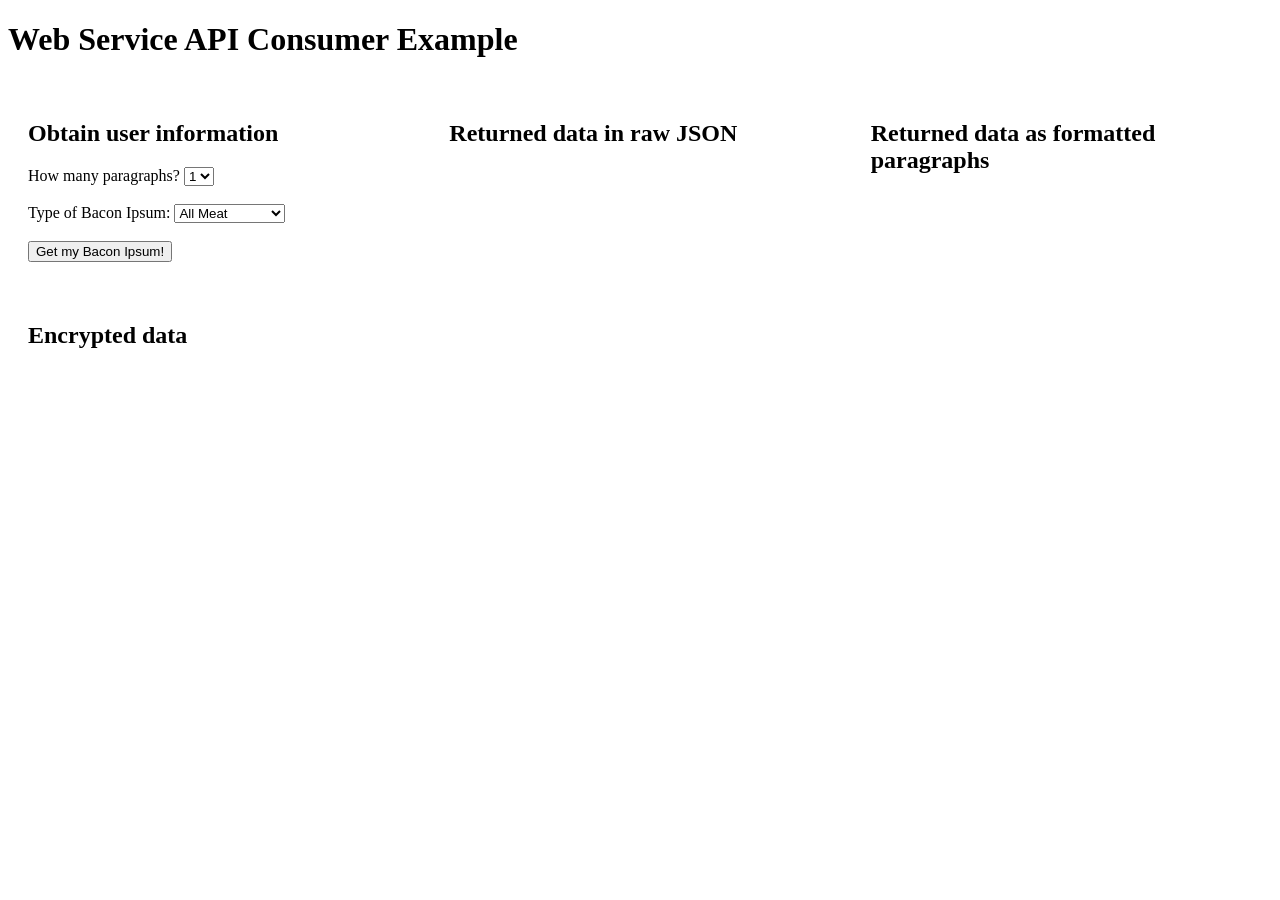
<file: Module 2/exercise 2/exercise-2.html>
<!DOCTYPE html>
<html lang="en">
<head>
    <meta charset="UTF-8">
    <meta name="viewport" content="width=device-width, initial-scale=1.0">

    <title>Module 2 Exercise</title>

    <link rel="stylesheet" href="exercise-2.css">
    <script src="exercise-2.js"></script>
</head>

<body>

    <h1>Web Service API Consumer Example</h1>

    <div class="myflexboxRow">

        <!-- User Input -->
        <div class="myflexboxColumn">
            <h2>Obtain user information</h2>

            <label for="newParagraphs">How many paragraphs?</label>

            <select id="newParagraphs">
                <option value="1">1</option>
                <option value="2">2</option>
                <option value="3">3</option>
                <option value="4">4</option>
                <option value="5">5</option>
            </select>

            <br><br>

            <label for="baconType">Type of Bacon Ipsum:</label>

            <select id="baconType">
                <option value="meat">All Meat</option>
                <option value="meat-and-filler">Meat and Filler</option>
            </select>

            <br><br>

            <input
                type="button"
                value="Get my Bacon Ipsum!"
                onclick="getBaconipsum()"
            >
        </div>


        <!-- Raw JSON -->
        <div class="myflexboxColumn">
            <h2>Returned data in raw JSON</h2>

            <p id="myRawData"></p>
        </div>


        <!-- Formatted Paragraphs -->
        <div class="myflexboxColumn">
            <h2>Returned data as formatted paragraphs</h2>

            <div id="myFormattedData"></div>
        </div>


        <!-- Encrypted Data -->
        <div class="encryptedColumn">
            <h2>Encrypted data</h2>

            <div id="myEncryptedData"></div>
        </div>

    </div>

</body>
</html>
</file>
<file: Module 2/exercise 1/exercise.css>
* {
    box-sizing: border-box;
}

/* Container for flexboxes */
.myflexboxRow {
    display: flex;
    flex-wrap: wrap;
}

/* Create three equal entries in myflexbox */
.myflexboxColumn {
    flex: 33%;
    padding: 20px;
}

/* On smaller screens, stack the columns */
@media screen and (max-width: 700px) {
    .myflexboxRow {
        flex-direction: column;
    }
}
</file>
<file: hello.css>
body {
    background-color: lightcyan;
}

p {
    color: navy;
    margin-left: 30px;
}

h1{
    color:antiquewhite;
    margin-right: 20px;
}
</file>
<file: Module 1/Module 1 assignment- survey form/survey_form.css>
body {
    background-color: #e8d8b8;
    font-family: "Times New Roman", Times, serif;
    color: #2d2418;
    margin: 0;
    padding: 20px;
}

h1{
    color:darkred; 
    font-size: 50px;
    text-align: center;
    margin-bottom: 30px;
}

form { background-color: #f8f0dc; 
    max-width: 700px; margin: 0 auto; 
    padding: 30px; border: 2px solid #6b4f3a; 
}

p {
    color: navy;
    font-size: 30px;
    text-align: center;
}

input[type="text"], select, textarea { 
    width: 100%; padding: 10px; box-sizing: border-box; 
}

label { 
    font-size: 20px; 
}

button { width: 100%; 
    padding: 12px; background-color: darkred; 
    color: white; border: none; 
    font-size: 17px; 
}

button:hover { 
    background-color: #550000; 
}

form {
    width: 90%;
    max-width: 700px;
    margin: 30px auto;
    padding: 30px;
    box-sizing: border-box;
}
</file>
<file: Module 1/MultiMedia Exercise/exercise.css>
* {
  box-sizing: border-box;
}

/* Container that holds my four personal entries */
.myflexboxRow {
  display: flex;
  flex-wrap: wrap;
}

/* Each personal entry takes up 25% of the row on larger screens */
.myflexboxColumn {
  flex: 25%;
  padding: 20px;
}

/* On screens 992px or smaller, display two entries per row */
@media screen and (max-width: 992px) {
  .myflexboxColumn {
    flex: 50%;
  }
}

/* On screens 600px or smaller, stack all entries vertically */
@media screen and (max-width: 750px) {
  .myflexboxRow {
    flex-direction: column;
  }
}
</file>
<file: Module 1/product_landing_page/style.css>
* {
    box-sizing: border-box;
}

body {
    margin: 0;
    font-family: Arial, sans-serif;
    background-color: #f5f5f5;
}

header {
    display: flex;
    justify-content: space-between;
    align-items: center;
    padding: 20px;
    background-color: black;
}

.logo h1 {
    margin: 0;
    color: orange;
}

nav {
    display: flex;
    gap: 25px;
}

nav a {
    text-decoration: none;
    font-size: 25px;
}

nav a:hover {
    transform: scale(1.1);
}

.tagline {
    text-align: center;
    padding: 30px;
    background-color: white;
}

.tagline h2 {
    color: orange;
}

.products {
    display: flex;
    flex-wrap: wrap;
}

.product {
    flex: 33.33%;
    padding: 20px;
    text-align: center;
    background-color: white;
    border-radius: 10px;
    box-shadow: 2px 2px 10px gray;
}

.product h2 {
    color: orange;
}

.product img {
    width: 100%;
    max-width: 250px;
    height: 200px;
    object-fit: cover;
}

figure {
    margin: 0;
}

figcaption {
    font-size: 14px;
    margin-top: 5px;
}

.product a {
    display: inline-block;
    color: white;
    background-color: black;
    padding: 10px;
    margin-top: 10px;
    text-decoration: none;
}

.product a:hover {
    background-color: orange;
    color: black;
}

footer {
    display: flex;
    flex-wrap: wrap;
    background-color: black;
    color: white;
}

.contact,
.map {
    flex: 50%;
    padding: 20px;
}

.contact h2,
.map h2 {
    color: orange;
}

footer a {
    color: white;
}

footer a:hover {
    color: orange;
}

@media screen and (max-width: 992px) {

    .product {
        flex: 50%;
    }

}

@media screen and (max-width: 750px) {

    header {
        flex-direction: column;
        gap: 20px;
    }

    .products {
        flex-direction: column;
    }

    .product {
        flex: 100%;
    }

    footer {
        flex-direction: column;
    }

    .contact,
    .map {
        flex: 100%;
    }

}
</file>
<file: Module 2/Assignment 1/style_palindrome.css>
body {
    background-color: #f8f9fa;
    font-family: Arial, sans-serif;
}



.checker-box,
.results-box {
    background-color: white;
    border-radius: 10px;
    box-shadow: 0 2px 8px rgba(0, 0, 0, 0.1);
}




.results-flex {
    display: flex;
    gap: 15px;
}


.result-list {
    flex: 1;
    border: 1px solid #dee2e6;
    border-radius: 8px;
    padding: 15px;
    min-height: 200px;
    background-color: #ffffff;
}


.result-list h3 {
    text-align: center;
    font-size: 18px;
    margin-bottom: 15px;
}


.result-list ul {
    padding-left: 20px;
}


.result-list li {
    margin-bottom: 8px;
}




.palindrome {
    color: green;
    font-weight: bold;
}


.not-palindrome {
    color: red;
    font-weight: bold;
}




@media (max-width: 767px) {

    .results-flex {
        flex-direction: column;
    }

    .result-list {
        width: 100%;
    }

}


@media (max-width: 500px) {

    h1 {
        font-size: 35px;
    }

    .checker-box,
    .results-box {
        padding: 20px !important;
    }
}
</file>
<file: Module 2/Assignment 2 pt2/style_trivia.css>
/* General page styling */
body {
    background-color: #f4f7fb;
    font-family: Arial, sans-serif;
}


/* Navigation bar */
.navbar {
    box-shadow: 0 2px 5px rgba(0, 0, 0, 0.1);
}


/* Cards */
.card {
    border: none;
    border-radius: 12px;
}


/* Question */
#question {
    font-size: 1.4rem;
    line-height: 1.5;
}


/* Answer buttons */
.answer-button {
    width: 100%;
    margin-bottom: 10px;
    text-align: left;
}


/* Result message */
#result {
    min-height: 30px;
}


/* Score */
#score {
    font-weight: bold;
}
</file>
<file: Module 2/Assignment 2/style_weather.css>
/* General page styling */
body {
    background-color: #f4f7fb;
    font-family: Arial, sans-serif;
}


/* Navigation bar */
.navbar {
    box-shadow: 0 2px 5px rgba(0, 0, 0, 0.1);
}


/* Search card */
.card {
    border: none;
    border-radius: 12px;
}


/* Search section heading */
.card-title {
    margin-bottom: 10px;
}


/* Current temperature */
#currentTemperature {
    font-size: 2.5rem;
    font-weight: bold;
}


/* Forecast cards */
.forecast-card {
    text-align: center;
    height: 100%;
}



/* Weather icon */
.weather-icon {
    font-size: 2.5rem;
    margin: 10px 0;
}


/* Forecast temperature */
.forecast-temperature {
    font-weight: bold;
    font-size: 1.1rem;
}


/* Error message */
#errorMessage {
    min-height: 24px;
}
</file>
<file: Module 2/exercise 2/exercise-2.css>
* {
    box-sizing: border-box;
}

/* Container for the flexboxes */
.myflexboxRow {
    display: flex;
    flex-wrap: wrap;
}

/* Create three columns */
.myflexboxColumn {
    flex: 33%;
    padding: 20px;
}

/* Encrypted data goes underneath the other sections */
.encryptedColumn {
    flex: 100%;
    padding: 20px;
}

/* Stack everything on smaller screens */
@media screen and (max-width: 700px) {
    .myflexboxRow {
        flex-direction: column;
    }
}
</file>
